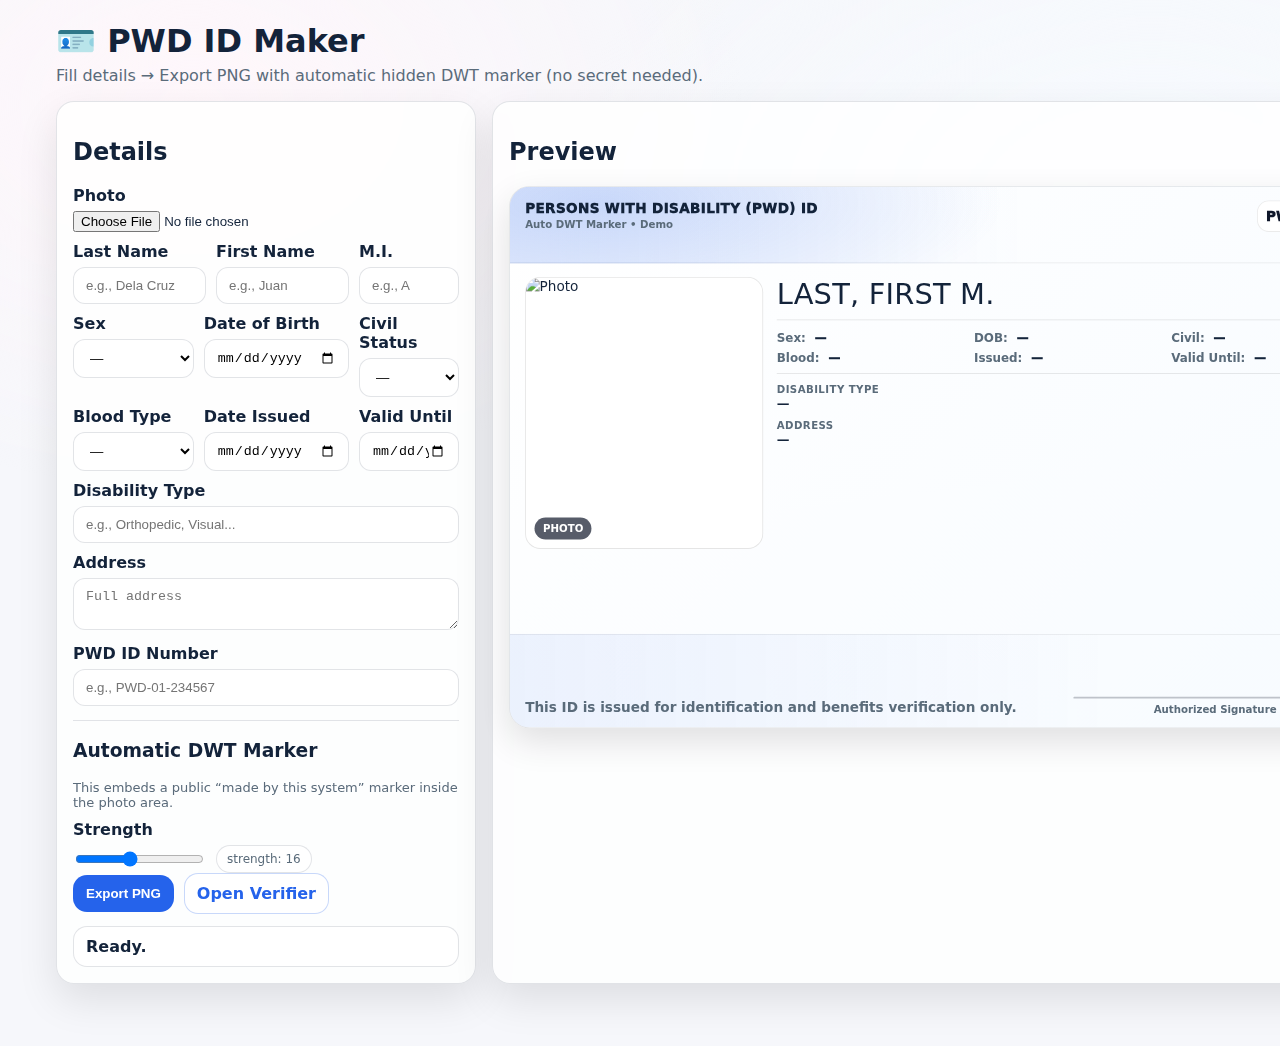
<file: index.html>
<!-- index.html (MAKER) -->
<!doctype html>
<html lang="en">
<head>
  <meta charset="utf-8" />
  <meta name="viewport" content="width=device-width,initial-scale=1" />
  <title>PWD ID Maker (DWT Auto-Verified)</title>
  <link rel="stylesheet" href="styles.css" />
</head>
<body>
  <div class="wrap">
    <header class="top">
      <h1>🪪 PWD ID Maker</h1>
      <p class="sub">Fill details → Export PNG with automatic hidden DWT marker (no secret needed).</p>
    </header>

    <main class="grid">
      <section class="card">
        <h2>Details</h2>

        <label class="lbl">Photo</label>
        <input id="photo" type="file" accept="image/*" />

        <div class="row3">
          <div>
            <label class="lbl">Last Name</label>
            <input id="last" class="in" placeholder="e.g., Dela Cruz" />
          </div>
          <div>
            <label class="lbl">First Name</label>
            <input id="first" class="in" placeholder="e.g., Juan" />
          </div>
          <div>
            <label class="lbl">M.I.</label>
            <input id="mi" class="in" placeholder="e.g., A" maxlength="2" />
          </div>
        </div>

        <div class="row3">
          <div>
            <label class="lbl">Sex</label>
            <select id="sex" class="in">
              <option value="">—</option>
              <option>Male</option>
              <option>Female</option>
              <option>Prefer not to say</option>
            </select>
          </div>
          <div>
            <label class="lbl">Date of Birth</label>
            <input id="dob" class="in" type="date" />
          </div>
          <div>
            <label class="lbl">Civil Status</label>
            <select id="civil" class="in">
              <option value="">—</option>
              <option>Single</option>
              <option>Married</option>
              <option>Separated</option>
              <option>Widowed</option>
            </select>
          </div>
        </div>

        <div class="row3">
          <div>
            <label class="lbl">Blood Type</label>
            <select id="blood" class="in">
              <option value="">—</option>
              <option>A+</option><option>A-</option>
              <option>B+</option><option>B-</option>
              <option>AB+</option><option>AB-</option>
              <option>O+</option><option>O-</option>
            </select>
          </div>
          <div>
            <label class="lbl">Date Issued</label>
            <input id="issued" class="in" type="date" />
          </div>
          <div>
            <label class="lbl">Valid Until</label>
            <input id="valid" class="in" type="date" />
          </div>
        </div>

        <label class="lbl">Disability Type</label>
        <input id="dtype" class="in" placeholder="e.g., Orthopedic, Visual..." />

        <label class="lbl">Address</label>
        <textarea id="addr" class="in" rows="2" placeholder="Full address"></textarea>

        <label class="lbl">PWD ID Number</label>
        <input id="pwdno" class="in" placeholder="e.g., PWD-01-234567" />

        <hr />

        <h3>Automatic DWT Marker</h3>
        <p class="hint">This embeds a public “made by this system” marker inside the photo area.</p>

        <label class="lbl">Strength</label>
        <div class="row">
          <input id="step" type="range" min="6" max="30" value="16" />
          <span id="stepPill" class="pill"></span>
        </div>

        <div class="row">
          <button id="exportBtn" class="btn">Export PNG</button>
          <a id="dl" class="btn ghost" style="display:none;" download="pwd-id.png">Download</a>
          <a class="btn ghost" href="verify.html">Open Verifier</a>
        </div>

        <div id="status" class="status">Ready.</div>
      </section>

      <section class="card">
        <h2>Preview</h2>

        <div id="card" class="id">
          <div class="idTop">
            <div class="brand">
              <div class="brandTitle">PERSONS WITH DISABILITY (PWD) ID</div>
              <div class="brandSub">Auto DWT Marker • Demo</div>
            </div>
            <div class="pwdNo" id="v_pwdno">PWD ID: —</div>
          </div>

          <div class="idMid">
            <div class="photoBox">
              <img id="v_photo" alt="Photo" />
              <div class="photoHint">PHOTO</div>
            </div>

            <div class="info">
              <div class="name" id="v_name">LAST, FIRST M.</div>
              <div class="line"></div>

              <div class="kv">
                <div><span>Sex:</span> <b id="v_sex">—</b></div>
                <div><span>DOB:</span> <b id="v_dob">—</b></div>
                <div><span>Civil:</span> <b id="v_civil">—</b></div>
                <div><span>Blood:</span> <b id="v_blood">—</b></div>
                <div><span>Issued:</span> <b id="v_issued">—</b></div>
                <div><span>Valid Until:</span> <b id="v_valid">—</b></div>
              </div>

              <div class="line"></div>
              <div class="block">
                <div class="label">Disability Type</div>
                <div class="value" id="v_dtype">—</div>
              </div>

              <div class="block">
                <div class="label">Address</div>
                <div class="value" id="v_addr">—</div>
              </div>
            </div>
          </div>

          <div class="idBot">
            <div class="note">This ID is issued for identification and benefits verification only.</div>
            <div class="sig">
              <div class="sigLine"></div>
              <div class="sigLabel">Authorized Signature</div>
            </div>
          </div>
        </div>

        <canvas id="out" width="1016" height="638" style="display:none;"></canvas>
      </section>
    </main>
  </div>

  <!-- IMPORTANT: no type="module" so file:// is less problematic.
       Still recommended to use http://localhost or Netlify. -->
  <script defer src="app.js"></script>
</body>
</html>
</file>
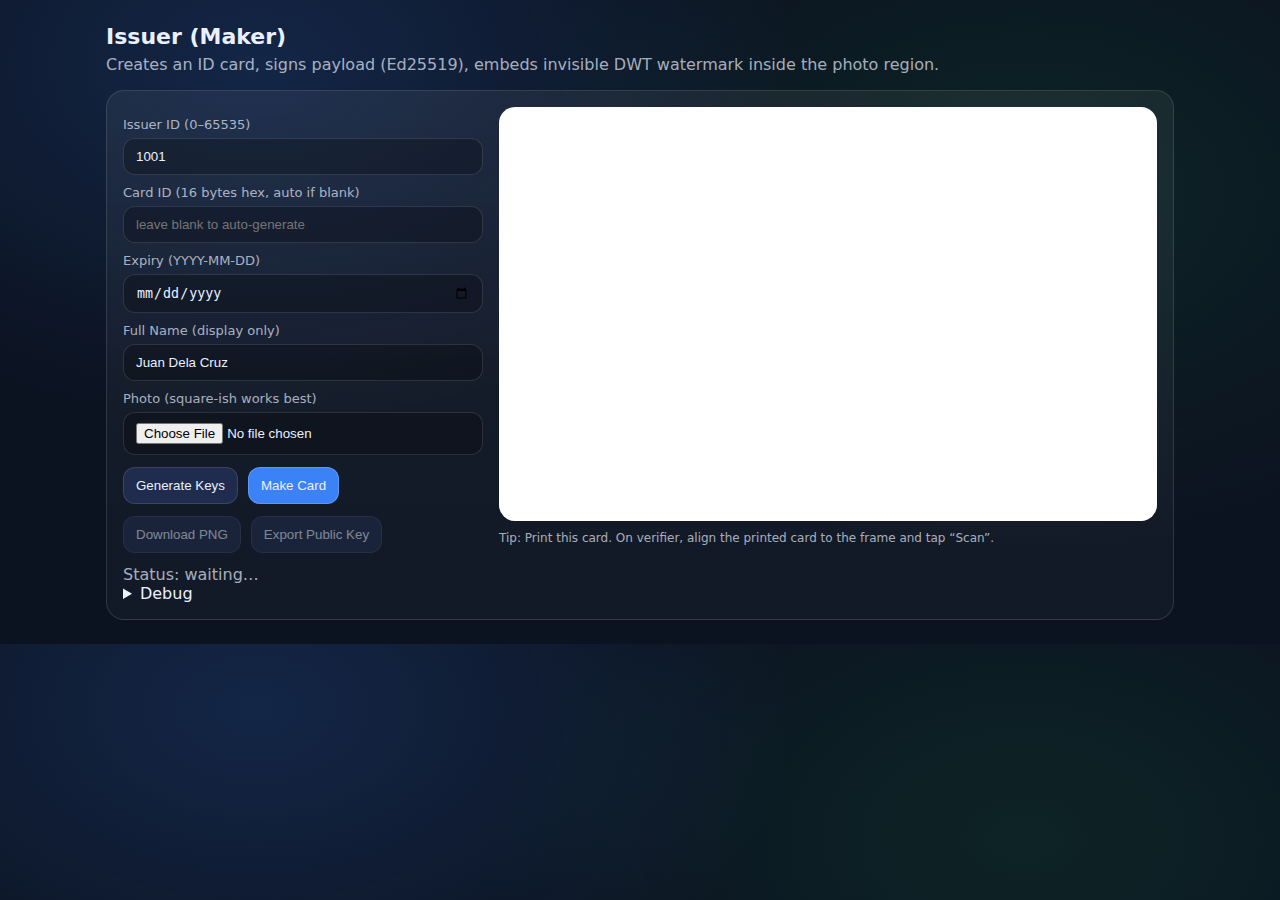
<file: issuer/index.html>
<!doctype html>
<html lang="en">
<head>
  <meta charset="utf-8"/>
  <meta name="viewport" content="width=device-width,initial-scale=1"/>
  <title>Issuer — Invisible Watermark ID Maker</title>
  <link rel="stylesheet" href="style.css"/>
</head>
<body>
  <div class="wrap">
    <header class="top">
      <h1>Issuer (Maker)</h1>
      <p class="muted">Creates an ID card, signs payload (Ed25519), embeds invisible DWT watermark inside the photo region.</p>
    </header>

    <section class="card">
      <div class="grid">
        <div>
          <label>Issuer ID (0–65535)</label>
          <input id="issuerId" type="number" value="1001" min="0" max="65535"/>

          <label>Card ID (16 bytes hex, auto if blank)</label>
          <input id="cardIdHex" type="text" placeholder="leave blank to auto-generate"/>

          <label>Expiry (YYYY-MM-DD)</label>
          <input id="exp" type="date"/>

          <label>Full Name (display only)</label>
          <input id="fullName" type="text" value="Juan Dela Cruz"/>

          <label>Photo (square-ish works best)</label>
          <input id="photo" type="file" accept="image/*"/>

          <div class="row">
            <button id="genKeys" class="btn" type="button">Generate Keys</button>
            <button id="make" class="btn primary" type="button">Make Card</button>
          </div>

          <div class="row">
            <button id="download" class="btn" type="button" disabled>Download PNG</button>
            <button id="exportPub" class="btn" type="button" disabled>Export Public Key</button>
          </div>

          <p id="status" class="status">Status: waiting…</p>

          <details class="details">
            <summary>Debug</summary>
            <pre id="debug"></pre>
          </details>
        </div>

        <div class="preview">
          <canvas id="cv" width="1016" height="638"></canvas>
          <p class="muted small">
            Tip: Print this card. On verifier, align the printed card to the frame and tap “Scan”.
          </p>
        </div>
      </div>
    </section>
  </div>

  <script src="dwt.js"></script>
  <script src="ecc.js"></script>
  <script src="crypto.js"></script>
  <script src="wm.js"></script>
  <script src="issuer.js"></script>
</body>
</html>
</file>
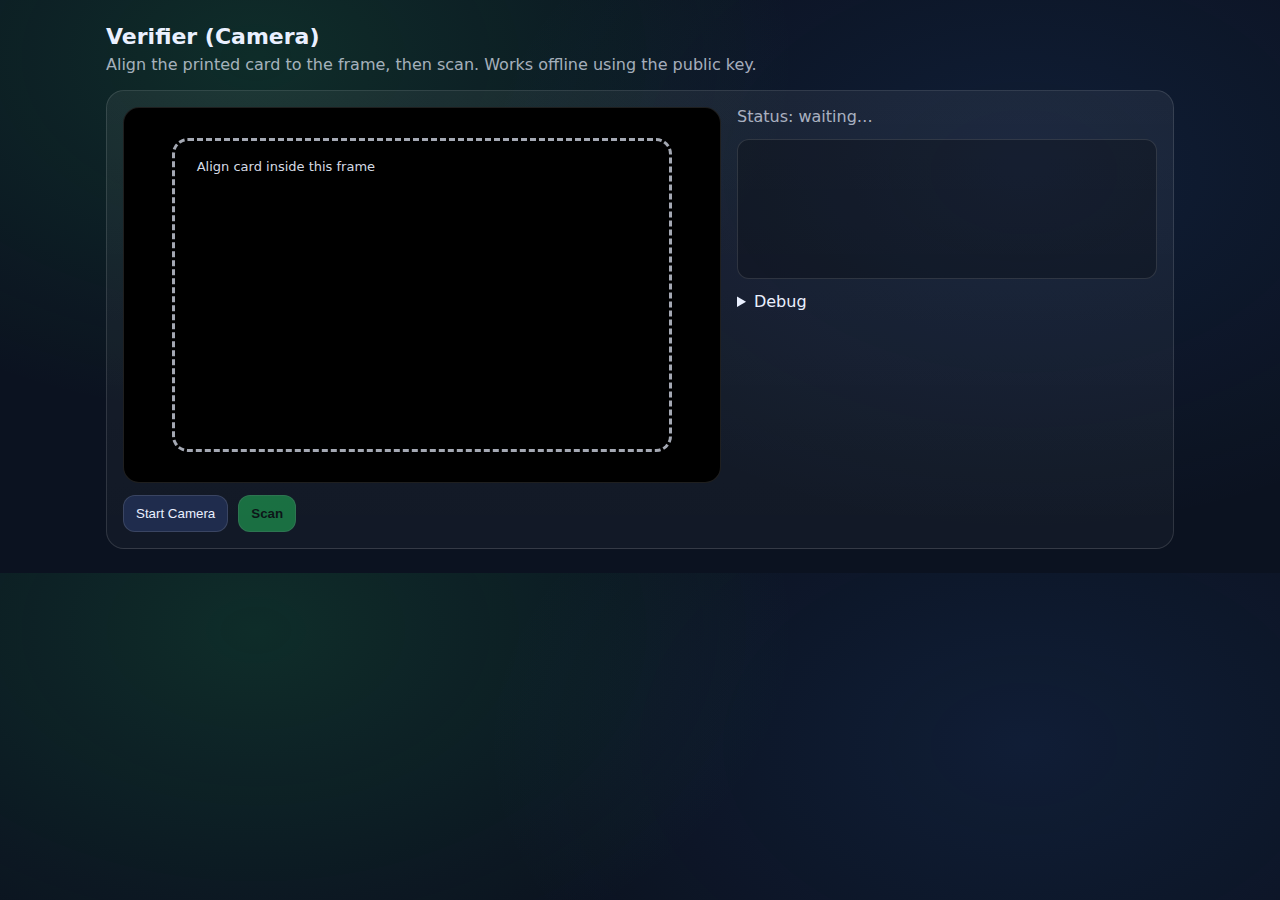
<file: verifier/index.html>
<!doctype html>
<html lang="en">
<head>
  <meta charset="utf-8"/>
  <meta name="viewport" content="width=device-width,initial-scale=1"/>
  <title>Verifier — Invisible Watermark Scanner</title>
  <link rel="stylesheet" href="style.css"/>
</head>
<body>
  <div class="wrap">
    <header class="top">
      <h1>Verifier (Camera)</h1>
      <p class="muted">Align the printed card to the frame, then scan. Works offline using the public key.</p>
    </header>

    <section class="card">
      <div class="grid">
        <div class="cam">
          <div class="videoWrap">
            <video id="video" autoplay playsinline muted></video>
            <div class="frame">
              <div class="hint">Align card inside this frame</div>
            </div>
          </div>

          <div class="row">
            <button id="start" class="btn" type="button">Start Camera</button>
            <button id="scan" class="btn primary" type="button" disabled>Scan</button>
          </div>

          <canvas id="snap" width="1016" height="638" style="display:none;"></canvas>
        </div>

        <div>
          <p id="status" class="status">Status: waiting…</p>
          <pre id="result" class="result"></pre>

          <details class="details">
            <summary>Debug</summary>
            <pre id="debug"></pre>
          </details>
        </div>
      </div>
    </section>
  </div>

   <script src="dwt.js"></script>
  <script src="ecc.js"></script>
  <script src="crypto.js"></script>
  <script src="wm.js"></script>

  <!-- NEW: OpenCV.js (for auto corner detect + perspective warp) -->
  <script async src="https://docs.opencv.org/4.x/opencv.js"></script>

  <script src="verifier.js"></script>
</body>
</html>
</file>
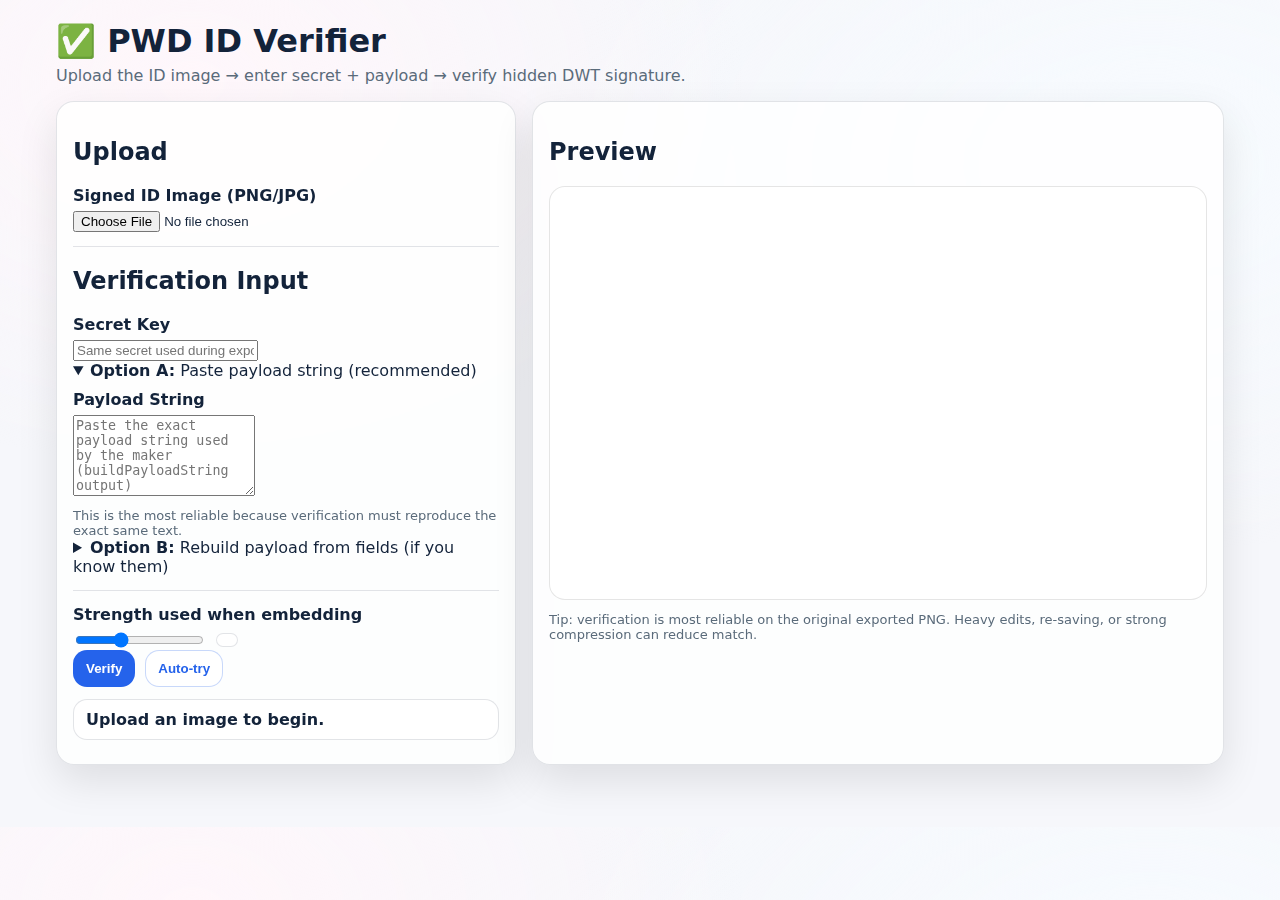
<file: verify.html>
<!doctype html>
<html lang="en">
<head>
  <meta charset="utf-8" />
  <meta name="viewport" content="width=device-width,initial-scale=1" />
  <title>PWD ID Verifier (DWT)</title>
  <link rel="stylesheet" href="verify.css" />
</head>
<body>
  <div class="wrap">
    <header class="top">
      <h1>✅ PWD ID Verifier</h1>
      <p class="sub">Upload the ID image → enter secret + payload → verify hidden DWT signature.</p>
    </header>

    <main class="grid">
      <section class="card">
        <h2>Upload</h2>
        <label class="lbl">Signed ID Image (PNG/JPG)</label>
        <input id="file" type="file" accept="image/*" />

        <hr/>

        <h2>Verification Input</h2>

        <label class="lbl">Secret Key</label>
        <input id="secret" class="in" type="password" placeholder="Same secret used during export" />

        <details class="details" open>
          <summary><b>Option A:</b> Paste payload string (recommended)</summary>

          <label class="lbl">Payload String</label>
          <textarea id="payloadRaw" class="in" rows="5"
            placeholder="Paste the exact payload string used by the maker (buildPayloadString output)"></textarea>

          <p class="hint">
            This is the most reliable because verification must reproduce the exact same text.
          </p>
        </details>

        <details class="details">
          <summary><b>Option B:</b> Rebuild payload from fields (if you know them)</summary>

          <div class="row2">
            <div>
              <label class="lbl">PWD ID Number</label>
              <input id="pwdno" class="in" placeholder="e.g., PWD-01-234567" />
            </div>
            <div>
              <label class="lbl">Sex</label>
              <select id="sex" class="in">
                <option value="">—</option>
                <option>Male</option>
                <option>Female</option>
                <option>Prefer not to say</option>
              </select>
            </div>
          </div>

          <div class="row3">
            <div>
              <label class="lbl">Last Name</label>
              <input id="last" class="in" />
            </div>
            <div>
              <label class="lbl">First Name</label>
              <input id="first" class="in" />
            </div>
            <div>
              <label class="lbl">M.I.</label>
              <input id="mi" class="in" maxlength="2" />
            </div>
          </div>

          <div class="row3">
            <div>
              <label class="lbl">Date of Birth</label>
              <input id="dob" class="in" type="date" />
            </div>
            <div>
              <label class="lbl">Civil Status</label>
              <select id="civil" class="in">
                <option value="">—</option>
                <option>Single</option>
                <option>Married</option>
                <option>Separated</option>
                <option>Widowed</option>
              </select>
            </div>
            <div>
              <label class="lbl">Blood Type</label>
              <select id="blood" class="in">
                <option value="">—</option>
                <option>A+</option><option>A-</option>
                <option>B+</option><option>B-</option>
                <option>AB+</option><option>AB-</option>
                <option>O+</option><option>O-</option>
              </select>
            </div>
          </div>

          <div class="row2">
            <div>
              <label class="lbl">Date Issued</label>
              <input id="issued" class="in" type="date" />
            </div>
            <div>
              <label class="lbl">Valid Until</label>
              <input id="valid" class="in" type="date" />
            </div>
          </div>

          <label class="lbl">Disability Type</label>
          <input id="dtype" class="in" />

          <label class="lbl">Address</label>
          <textarea id="addr" class="in" rows="2"></textarea>

          <p class="hint">
            Option B must match the maker’s formatting exactly (uppercase name, same separators).
          </p>
        </details>

        <hr/>

        <label class="lbl">Strength used when embedding</label>
        <div class="row">
          <input id="step" type="range" min="6" max="30" value="14" />
          <span id="stepVal" class="pill"></span>
        </div>

        <div class="row">
          <button id="verifyBtn" class="btn">Verify</button>
          <button id="tryAutoBtn" class="btn ghost" title="Tries several strengths around your value">Auto-try</button>
        </div>

        <div id="status" class="status">Upload an image to begin.</div>
        <div id="meter" class="meter" style="display:none;">
          <div class="bar" id="bar"></div>
        </div>
        <div class="small" id="detailsText"></div>
      </section>

      <section class="card">
        <h2>Preview</h2>
        <canvas id="cv" width="700" height="440"></canvas>
        <p class="hint">
          Tip: verification is most reliable on the original exported PNG. Heavy edits, re-saving, or strong compression can reduce match.
        </p>
      </section>
    </main>
  </div>

  <script type="module" src="verify.js"></script>
</body>
</html>
</file>
<file: styles.css>
:root{
  --bg:#f6f7fb;
  --ink:#13233a;
  --muted:#5a6b7a;
  --card:#ffffffcc;
  --stroke: rgba(19,35,58,.12);
  --shadow: 0 16px 40px rgba(0,0,0,.10);
  --r: 18px;
  --brand:#2563eb;
}

*{ box-sizing:border-box; }
body{
  margin:0;
  font-family: system-ui, -apple-system, Segoe UI, Roboto, Arial;
  color:var(--ink);
  background:
    radial-gradient(1000px 700px at 15% 10%, #fff7fb, transparent 55%),
    radial-gradient(1100px 700px at 90% 20%, #f7fbff, transparent 55%),
    var(--bg);
}

.wrap{ max-width: 1200px; margin: 22px auto; padding: 0 16px 40px; }
.top h1{ margin:0 0 6px; }
.sub{ margin:0; color:var(--muted); }

.grid{
  margin-top:16px;
  display:grid;
  grid-template-columns: 420px 1fr;
  gap: 16px;
}
@media (max-width: 980px){
  .grid{ grid-template-columns: 1fr; }
}

.card{
  background: var(--card);
  border: 1px solid var(--stroke);
  border-radius: var(--r);
  box-shadow: var(--shadow);
  padding: 16px;
  backdrop-filter: blur(8px);
}

.lbl{ display:block; font-weight:800; margin: 10px 0 6px; }
.in{
  width:100%;
  padding: 10px 12px;
  border-radius: 12px;
  border: 1px solid var(--stroke);
  outline: none;
  background: #fff;
}
.in:focus{ border-color: rgba(37,99,235,.35); box-shadow: 0 0 0 3px rgba(37,99,235,.12); }

.row{ display:flex; align-items:center; gap:10px; flex-wrap:wrap; }
.row3{ display:grid; grid-template-columns: 1fr 1fr 100px; gap:10px; }
@media (max-width: 520px){
  .row3{ grid-template-columns: 1fr; }
}

hr{ border:none; border-top:1px solid var(--stroke); margin: 14px 0; }

.btn{
  border: 1px solid rgba(37,99,235,.25);
  background: var(--brand);
  color:#fff;
  padding: 10px 12px;
  border-radius: 14px;
  font-weight: 800;
  cursor:pointer;
  text-decoration:none;
  display:inline-flex;
  align-items:center;
  justify-content:center;
}
.btn:hover{ filter: brightness(1.05); }
.btn.ghost{
  background: #fff;
  color: var(--brand);
}

.hint{ color: var(--muted); font-size: 13px; margin: 6px 0 0; }
.pill{
  padding: 6px 10px;
  border-radius: 999px;
  border: 1px solid var(--stroke);
  background: #fff;
  color: var(--muted);
  font-size: 12px;
}
.status{
  margin-top: 12px;
  padding: 10px 12px;
  border-radius: 14px;
  border: 1px solid var(--stroke);
  background: #fff;
  font-weight: 800;
}

.chk{ display:flex; align-items:center; gap:8px; font-weight:700; color:var(--muted); }
.spacer{ flex:1; }

/* ID CARD */
.id{
  width: 1016px;   /* ~3.2:2 ratio */
  height: 638px;
  border-radius: 24px;
  border: 1px solid rgba(0,0,0,.10);
  background: linear-gradient(135deg, #ffffff, #f7fbff);
  box-shadow: 0 16px 40px rgba(0,0,0,.12);
  overflow:hidden;
  transform: scale(.85);
  transform-origin: top left;
}

@media (max-width: 980px){
  .id{ transform: scale(.72); }
}
@media (max-width: 520px){
  .id{ transform: scale(.56); }
}

.idTop{
  height: 90px;
  padding: 16px 18px;
  display:flex;
  align-items:flex-start;
  justify-content:space-between;
  background:
    radial-gradient(800px 250px at 10% 20%, rgba(37,99,235,.18), transparent 60%),
    linear-gradient(90deg, rgba(37,99,235,.10), transparent 60%);
  border-bottom: 1px solid rgba(0,0,0,.08);
}
.brandTitle{ font-weight: 1000; letter-spacing: .4px; }
.brandSub{ color: var(--muted); font-weight: 700; font-size: 12px; margin-top: 2px; }
.pwdNo{ font-weight: 950; color: #0f172a; background:#fff; border:1px solid rgba(0,0,0,.08); padding: 8px 10px; border-radius: 14px; }

.idMid{
  display:grid;
  grid-template-columns: 280px 1fr;
  gap: 16px;
  padding: 16px 18px;
}

.photoBox{
  position:relative;
  width: 280px;
  height: 320px;
  border-radius: 18px;
  border: 1px solid rgba(0,0,0,.10);
  background: #fff;
  overflow:hidden;
}
.photoBox img{
  width:100%;
  height:100%;
  object-fit: cover;
  display:block;
}
.photoHint{
  position:absolute;
  left: 10px; bottom: 10px;
  background: rgba(15,23,42,.70);
  color:#fff;
  padding: 6px 10px;
  border-radius: 999px;
  font-weight: 900;
  font-size: 12px;
}

.info .name{
  font-size: 34px;
  font-weight: 1100;
  letter-spacing: .2px;
}
.line{
  height:1px;
  background: rgba(0,0,0,.10);
  margin: 10px 0 12px;
}
.kv{
  display:grid;
  grid-template-columns: 1fr 1fr 1fr;
  gap: 8px 14px;
  font-size: 14px;
}
.kv span{ color: var(--muted); font-weight: 800; margin-right: 6px; }
.kv b{ font-weight: 1000; }

.block{ margin-top: 10px; }
.label{ color: var(--muted); font-weight: 900; font-size: 12px; text-transform: uppercase; letter-spacing: .5px; }
.value{ font-weight: 850; font-size: 15px; }

.idBot{
  position:absolute;
  left:0; right:0; bottom:0;
  height: 110px;
  padding: 14px 18px;
  display:flex;
  align-items:flex-end;
  justify-content:space-between;
  border-top: 1px solid rgba(0,0,0,.08);
  background: linear-gradient(90deg, rgba(37,99,235,.08), transparent 70%);
}
.note{ color: var(--muted); font-weight: 700; width: 60%; }
.sig{ width: 34%; text-align:center; }
.sigLine{ height:2px; background: rgba(15,23,42,.25); margin-bottom: 6px; border-radius: 99px; }
.sigLabel{ color: var(--muted); font-weight: 800; font-size: 12px; }
</file>
<file: issuer/style.css>
:root{
  --bg:#0b1220;
  --card:#111a2e;
  --stroke:rgba(255,255,255,.12);
  --ink:#eaf0ff;
  --muted:rgba(234,240,255,.7);
  --btn:#1f2c4d;
  --primary:#3b82f6;
  --radius:18px;
}

*{ box-sizing:border-box; }
body{
  margin:0;
  font-family: system-ui, -apple-system, Segoe UI, Roboto, Arial;
  background: radial-gradient(900px 600px at 20% 10%, rgba(59,130,246,.18), transparent 60%),
              radial-gradient(900px 600px at 80% 30%, rgba(34,197,94,.10), transparent 60%),
              var(--bg);
  color:var(--ink);
}
.wrap{ max-width:1100px; margin:24px auto; padding:0 16px; }
.top h1{ margin:0 0 6px; font-size:22px; }
.muted{ color:var(--muted); margin:0; }
.small{ font-size:12px; }

.card{
  margin-top:16px;
  background: linear-gradient(180deg, rgba(255,255,255,.06), rgba(255,255,255,.03));
  border:1px solid var(--stroke);
  border-radius: var(--radius);
  padding:16px;
}

.grid{
  display:grid;
  grid-template-columns: 360px 1fr;
  gap:16px;
}
@media (max-width: 980px){
  .grid{ grid-template-columns: 1fr; }
}

label{ display:block; margin:10px 0 6px; font-size:13px; color:var(--muted); }
input{
  width:100%;
  padding:10px 12px;
  border-radius:12px;
  border:1px solid var(--stroke);
  background: rgba(0,0,0,.25);
  color:var(--ink);
  outline:none;
}
.row{ display:flex; gap:10px; margin-top:12px; flex-wrap:wrap; }
.btn{
  padding:10px 12px;
  border-radius:12px;
  border:1px solid var(--stroke);
  background: var(--btn);
  color: var(--ink);
  cursor:pointer;
}
.btn:disabled{ opacity:.5; cursor:not-allowed; }
.btn.primary{ background: var(--primary); border-color: rgba(255,255,255,.18); }

.preview{
  display:flex;
  flex-direction:column;
  align-items:flex-start;
  gap:10px;
}
canvas{
  width:100%;
  max-width:720px;
  border-radius: 16px;
  border:1px solid var(--stroke);
  background:#fff;
}
.status{ margin:12px 0 0; color: var(--muted); }
.details pre{
  white-space: pre-wrap;
  word-break: break-word;
  background: rgba(0,0,0,.25);
  border: 1px solid var(--stroke);
  border-radius: 12px;
  padding: 10px;
  color: var(--ink);
}
</file>
<file: verifier/style.css>
:root{
  --bg:#0b1220;
  --card:#111a2e;
  --stroke:rgba(255,255,255,.12);
  --ink:#eaf0ff;
  --muted:rgba(234,240,255,.7);
  --btn:#1f2c4d;
  --primary:#22c55e;
  --radius:18px;
}

*{ box-sizing:border-box; }
body{
  margin:0;
  font-family: system-ui, -apple-system, Segoe UI, Roboto, Arial;
  background: radial-gradient(900px 600px at 20% 10%, rgba(34,197,94,.15), transparent 60%),
              radial-gradient(900px 600px at 80% 30%, rgba(59,130,246,.10), transparent 60%),
              var(--bg);
  color:var(--ink);
}
.wrap{ max-width:1100px; margin:24px auto; padding:0 16px; }
.top h1{ margin:0 0 6px; font-size:22px; }
.muted{ color:var(--muted); margin:0; }

.card{
  margin-top:16px;
  background: linear-gradient(180deg, rgba(255,255,255,.06), rgba(255,255,255,.03));
  border:1px solid var(--stroke);
  border-radius: var(--radius);
  padding:16px;
}
.grid{
  display:grid;
  grid-template-columns: 1fr 420px;
  gap:16px;
}
@media (max-width: 980px){
  .grid{ grid-template-columns: 1fr; }
}

.videoWrap{
  position:relative;
  border-radius: 16px;
  overflow:hidden;
  border:1px solid var(--stroke);
  background:#000;
  aspect-ratio: 1016 / 638;
}
video{
  width:100%;
  height:100%;
  object-fit: cover;
  display:block;
}

.frame{
  position:absolute;
  inset: 8%;
  border: 3px dashed rgba(234,240,255,.7);
  border-radius: 16px;
  pointer-events:none;
}
.hint{
  position:absolute;
  left:12px;
  top:12px;
  padding:6px 10px;
  border-radius: 999px;
  background: rgba(0,0,0,.45);
  color: rgba(234,240,255,.92);
  font-size: 13px;
}

.row{ display:flex; gap:10px; margin-top:12px; flex-wrap:wrap; }
.btn{
  padding:10px 12px;
  border-radius:12px;
  border:1px solid var(--stroke);
  background: var(--btn);
  color: var(--ink);
  cursor:pointer;
}
.btn:disabled{ opacity:.5; cursor:not-allowed; }
.btn.primary{ background: var(--primary); border-color: rgba(255,255,255,.18); color:#08130b; font-weight:700; }

.status{ margin:0 0 10px; color: var(--muted); }
.result{
  white-space: pre-wrap;
  word-break: break-word;
  background: rgba(0,0,0,.25);
  border: 1px solid var(--stroke);
  border-radius: 12px;
  padding: 12px;
  min-height: 140px;
}
.details pre{
  white-space: pre-wrap;
  word-break: break-word;
  background: rgba(0,0,0,.25);
  border: 1px solid var(--stroke);
  border-radius: 12px;
  padding: 10px;
}
</file>
<file: verify.css>
/* verify.css (VERIFIER) */
:root{
  --bg:#f6f7fb;
  --ink:#13233a;
  --muted:#5a6b7a;
  --card:#ffffffcc;
  --stroke: rgba(19,35,58,.12);
  --shadow: 0 16px 40px rgba(0,0,0,.10);
  --r: 18px;
  --brand:#2563eb;
}

*{ box-sizing:border-box; }
body{
  margin:0;
  font-family: system-ui, -apple-system, Segoe UI, Roboto, Arial;
  color:var(--ink);
  background:
    radial-gradient(1000px 700px at 15% 10%, #fff7fb, transparent 55%),
    radial-gradient(1100px 700px at 90% 20%, #f7fbff, transparent 55%),
    var(--bg);
}

.wrap{ max-width: 1200px; margin: 22px auto; padding: 0 16px 40px; }
.top h1{ margin:0 0 6px; }
.sub{ margin:0; color:var(--muted); }

.grid{
  margin-top:16px;
  display:grid;
  grid-template-columns: 460px 1fr;
  gap: 16px;
}
@media (max-width: 980px){
  .grid{ grid-template-columns: 1fr; }
}

.card{
  background: var(--card);
  border: 1px solid var(--stroke);
  border-radius: var(--r);
  box-shadow: var(--shadow);
  padding: 16px;
  backdrop-filter: blur(8px);
}

.lbl{ display:block; font-weight:900; margin: 10px 0 6px; }
.row{ display:flex; align-items:center; gap:10px; flex-wrap:wrap; }
hr{ border:none; border-top:1px solid var(--stroke); margin: 14px 0; }

.btn{
  border: 1px solid rgba(37,99,235,.25);
  background: var(--brand);
  color:#fff;
  padding: 10px 12px;
  border-radius: 14px;
  font-weight: 900;
  cursor:pointer;
  text-decoration:none;
  display:inline-flex;
  align-items:center;
  justify-content:center;
}
.btn:hover{ filter: brightness(1.05); }
.btn.ghost{
  background: #fff;
  color: var(--brand);
}

.hint{ color: var(--muted); font-size: 13px; margin: 8px 0 0; }
.pill{
  padding: 6px 10px;
  border-radius: 999px;
  border: 1px solid var(--stroke);
  background: #fff;
  color: var(--muted);
  font-size: 12px;
}
.status{
  margin-top: 12px;
  padding: 10px 12px;
  border-radius: 14px;
  border: 1px solid var(--stroke);
  background: #fff;
  font-weight: 900;
}

.meter{
  margin-top: 10px;
  height: 12px;
  border-radius: 999px;
  border: 1px solid var(--stroke);
  background: #fff;
  overflow:hidden;
}
.bar{
  height:100%;
  width:0%;
  background: linear-gradient(90deg, rgba(220,38,38,.8), rgba(245,158,11,.8), rgba(34,197,94,.9));
}
.small{ margin-top: 8px; color: var(--muted); font-size: 13px; }

canvas{
  width:100%;
  height:auto;
  border-radius: 16px;
  border: 1px solid rgba(0,0,0,.10);
  background: #fff;
}
</file>
